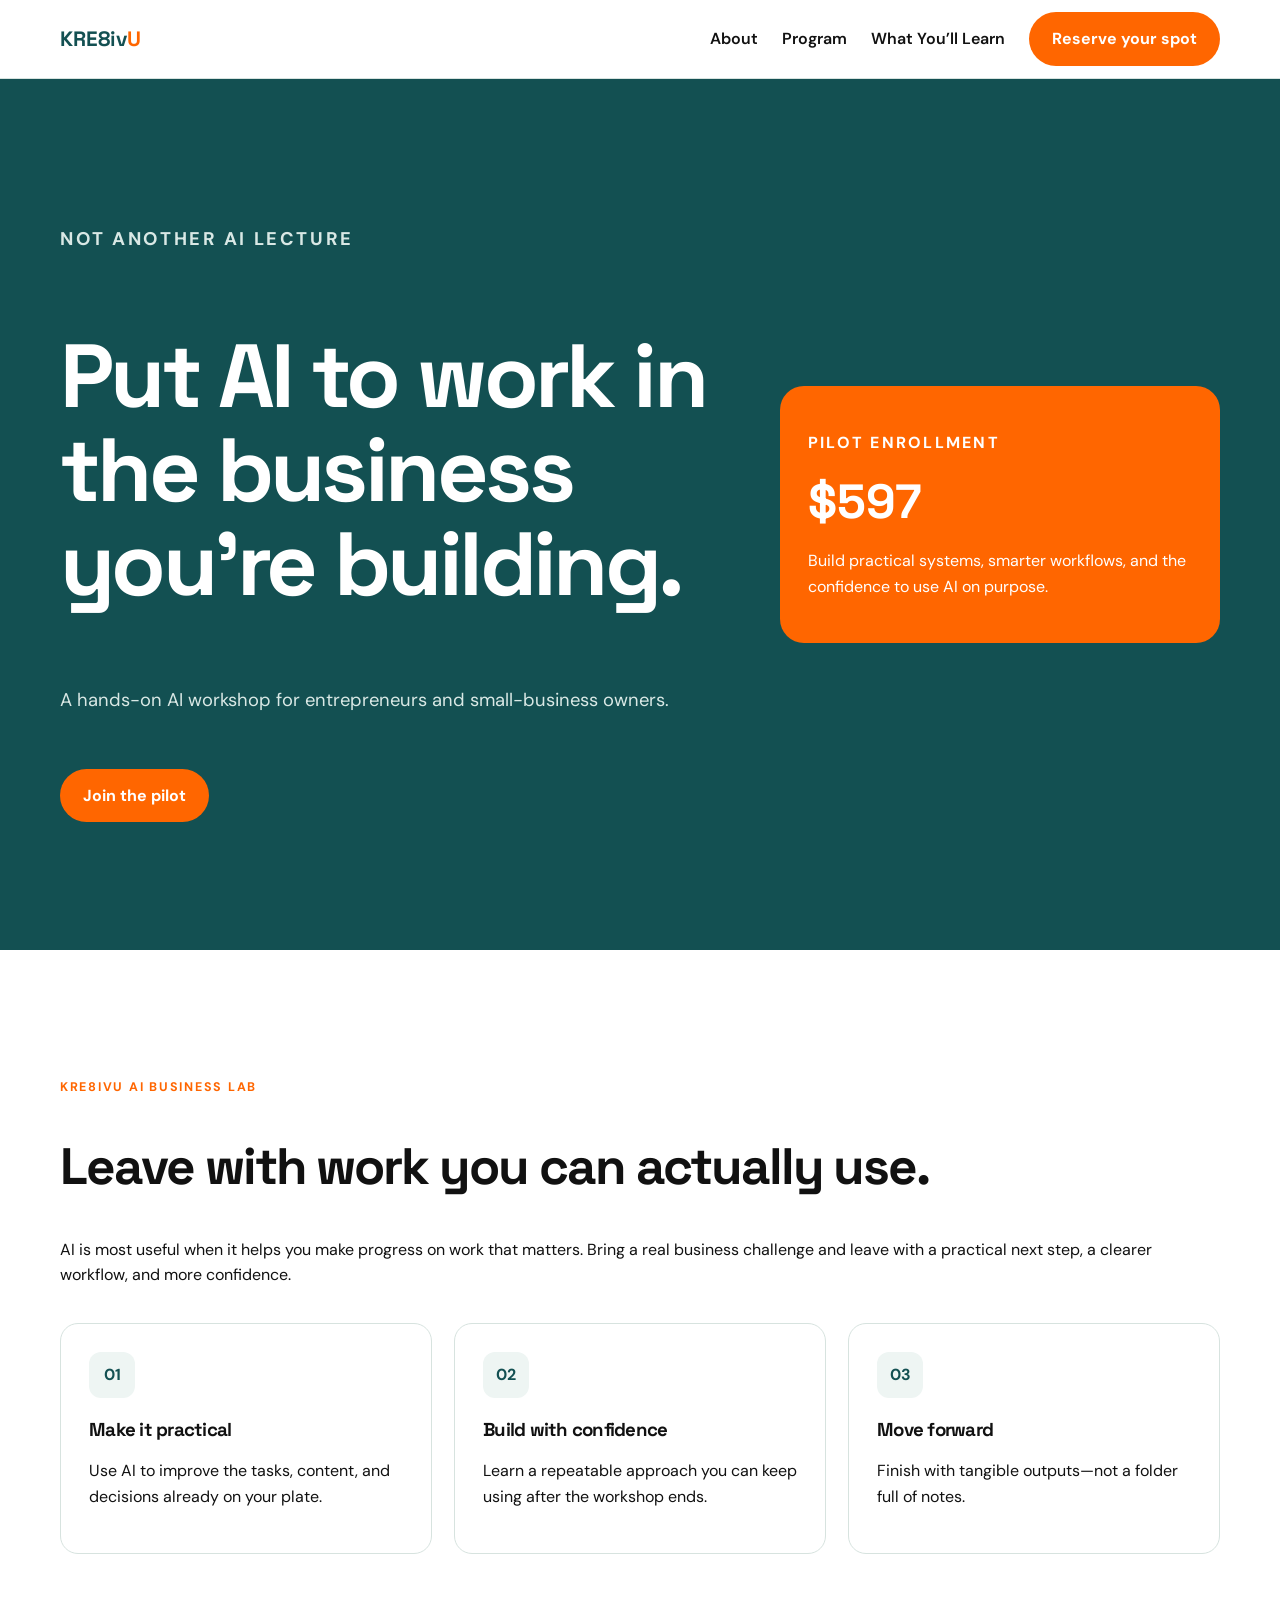
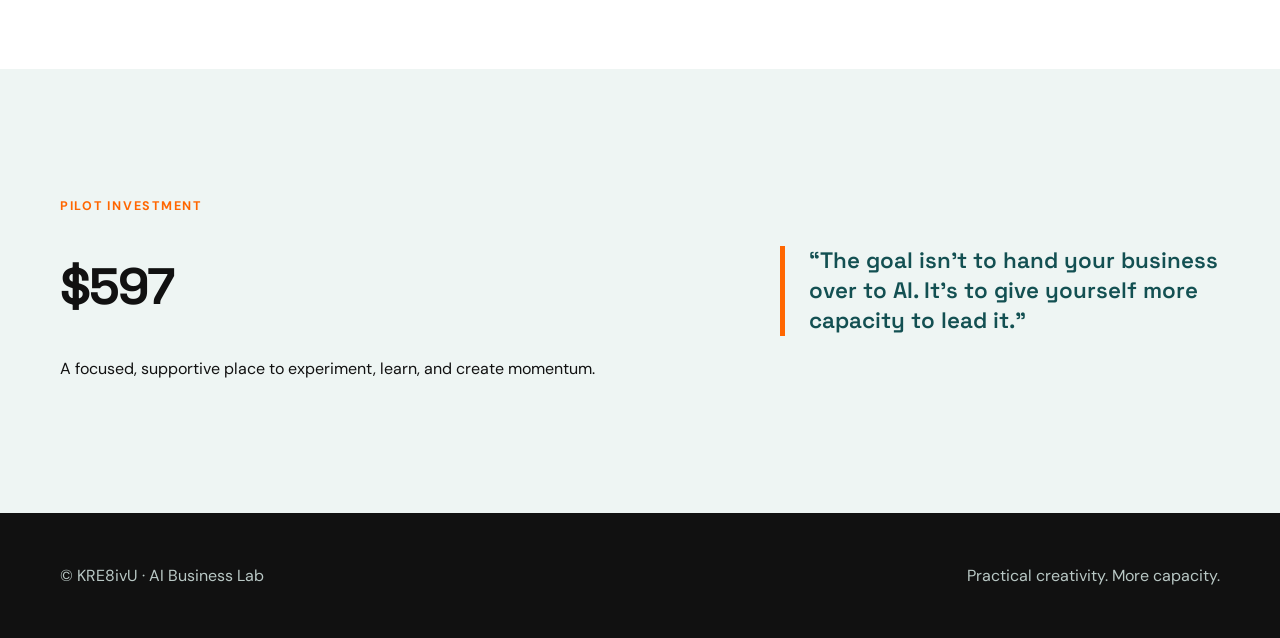
<file: index.html>
<!doctype html><html lang="en"><head><meta charset="utf-8"><meta name="viewport" content="width=device-width,initial-scale=1"><meta name="description" content="A hands-on AI workshop for entrepreneurs and small-business owners."><title>Not another AI lecture | KRE8ivU</title><link rel="stylesheet" href="/assets/styles.css"></head><body><header class="site-header"><div class="container nav"><a class="logo" href="/">KRE8iv<span>U</span></a><button class="menu">☰</button><nav class="nav-links"><a href="/about/">About</a><a href="/program/">Program</a><a href="/learn/">What You’ll Learn</a><a class="button button-orange" href="/contact/">Reserve your spot</a></nav></div></header><main><section class="hero"><div class="container hero-grid"><div><p class="eyebrow">Not another AI lecture</p><h1>Put AI to work in the business you’re building.</h1><p class="intro">A hands-on AI workshop for entrepreneurs and small-business owners.</p><a class="button button-orange mt" href="/contact/">Join the pilot</a></div><aside class="hero-card"><p class="eyebrow">Pilot enrollment</p><strong>$597</strong><p>Build practical systems, smarter workflows, and the confidence to use AI on purpose.</p></aside></div></section><section class="section"><div class="container "><div><p class="eyebrow">KRE8ivU AI Business Lab</p><h2>Leave with work you can actually use.</h2><p>AI is most useful when it helps you make progress on work that matters. Bring a real business challenge and leave with a practical next step, a clearer workflow, and more confidence.</p><div class="grid-3 mt"><article class="card"><div class="icon">01</div><h3>Make it practical</h3><p>Use AI to improve the tasks, content, and decisions already on your plate.</p></article><article class="card"><div class="icon">02</div><h3>Build with confidence</h3><p>Learn a repeatable approach you can keep using after the workshop ends.</p></article><article class="card"><div class="icon">03</div><h3>Move forward</h3><p>Finish with tangible outputs—not a folder full of notes.</p></article></div></div></div></section><section class="section section-mist"><div class="container split"><div><p class="eyebrow">Pilot investment</p><h2>$597</h2><p>A focused, supportive place to experiment, learn, and create momentum.</p></div><p class="quote">“The goal isn’t to hand your business over to AI. It’s to give yourself more capacity to lead it.”</p></div></section></main><footer class="site-footer"><div class="container footer-row"><p>© KRE8ivU · AI Business Lab</p><p>Practical creativity. More capacity.</p></div></footer><script src="/assets/script.js"></script></body></html>
</file>
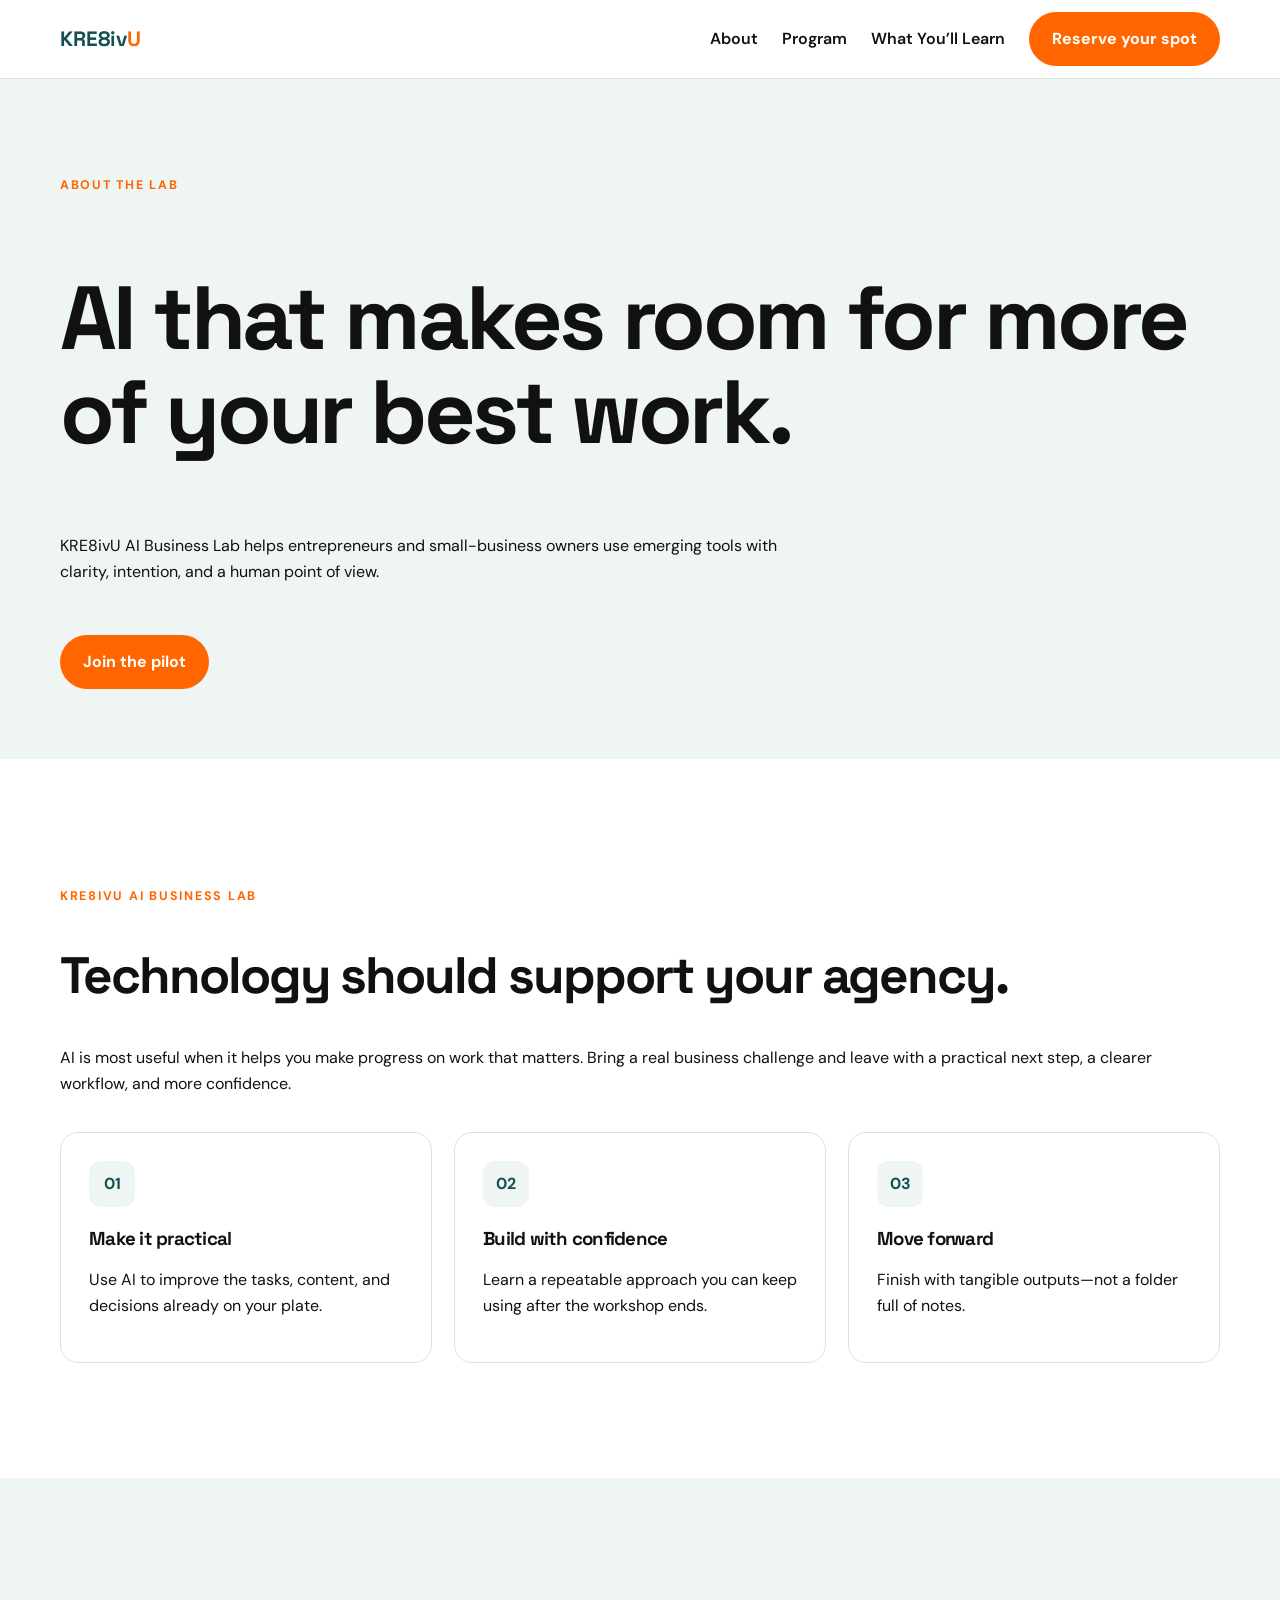
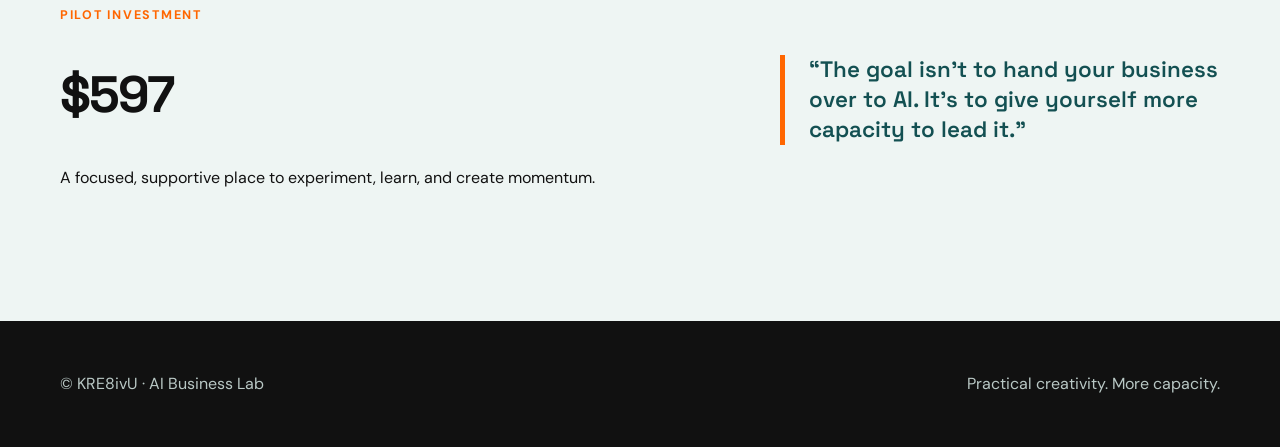
<file: about/index.html>
<!doctype html><html lang="en"><head><meta charset="utf-8"><meta name="viewport" content="width=device-width,initial-scale=1"><meta name="description" content="KRE8ivU AI Business Lab helps entrepreneurs and small-business owners use emerging tools with clarity, intention, and a human point of view."><title>About the Lab | KRE8ivU</title><link rel="stylesheet" href="/assets/styles.css"></head><body><header class="site-header"><div class="container nav"><a class="logo" href="/">KRE8iv<span>U</span></a><button class="menu">☰</button><nav class="nav-links"><a href="/about/">About</a><a href="/program/">Program</a><a href="/learn/">What You’ll Learn</a><a class="button button-orange" href="/contact/">Reserve your spot</a></nav></div></header><main><section class="page-hero"><div class="container "><div><p class="eyebrow">About the Lab</p><h1>AI that makes room for more of your best work.</h1><p class="intro">KRE8ivU AI Business Lab helps entrepreneurs and small-business owners use emerging tools with clarity, intention, and a human point of view.</p><a class="button button-orange mt" href="/contact/">Join the pilot</a></div></div></section><section class="section"><div class="container "><div><p class="eyebrow">KRE8ivU AI Business Lab</p><h2>Technology should support your agency.</h2><p>AI is most useful when it helps you make progress on work that matters. Bring a real business challenge and leave with a practical next step, a clearer workflow, and more confidence.</p><div class="grid-3 mt"><article class="card"><div class="icon">01</div><h3>Make it practical</h3><p>Use AI to improve the tasks, content, and decisions already on your plate.</p></article><article class="card"><div class="icon">02</div><h3>Build with confidence</h3><p>Learn a repeatable approach you can keep using after the workshop ends.</p></article><article class="card"><div class="icon">03</div><h3>Move forward</h3><p>Finish with tangible outputs—not a folder full of notes.</p></article></div></div></div></section><section class="section section-mist"><div class="container split"><div><p class="eyebrow">Pilot investment</p><h2>$597</h2><p>A focused, supportive place to experiment, learn, and create momentum.</p></div><p class="quote">“The goal isn’t to hand your business over to AI. It’s to give yourself more capacity to lead it.”</p></div></section></main><footer class="site-footer"><div class="container footer-row"><p>© KRE8ivU · AI Business Lab</p><p>Practical creativity. More capacity.</p></div></footer><script src="/assets/script.js"></script></body></html>
</file>
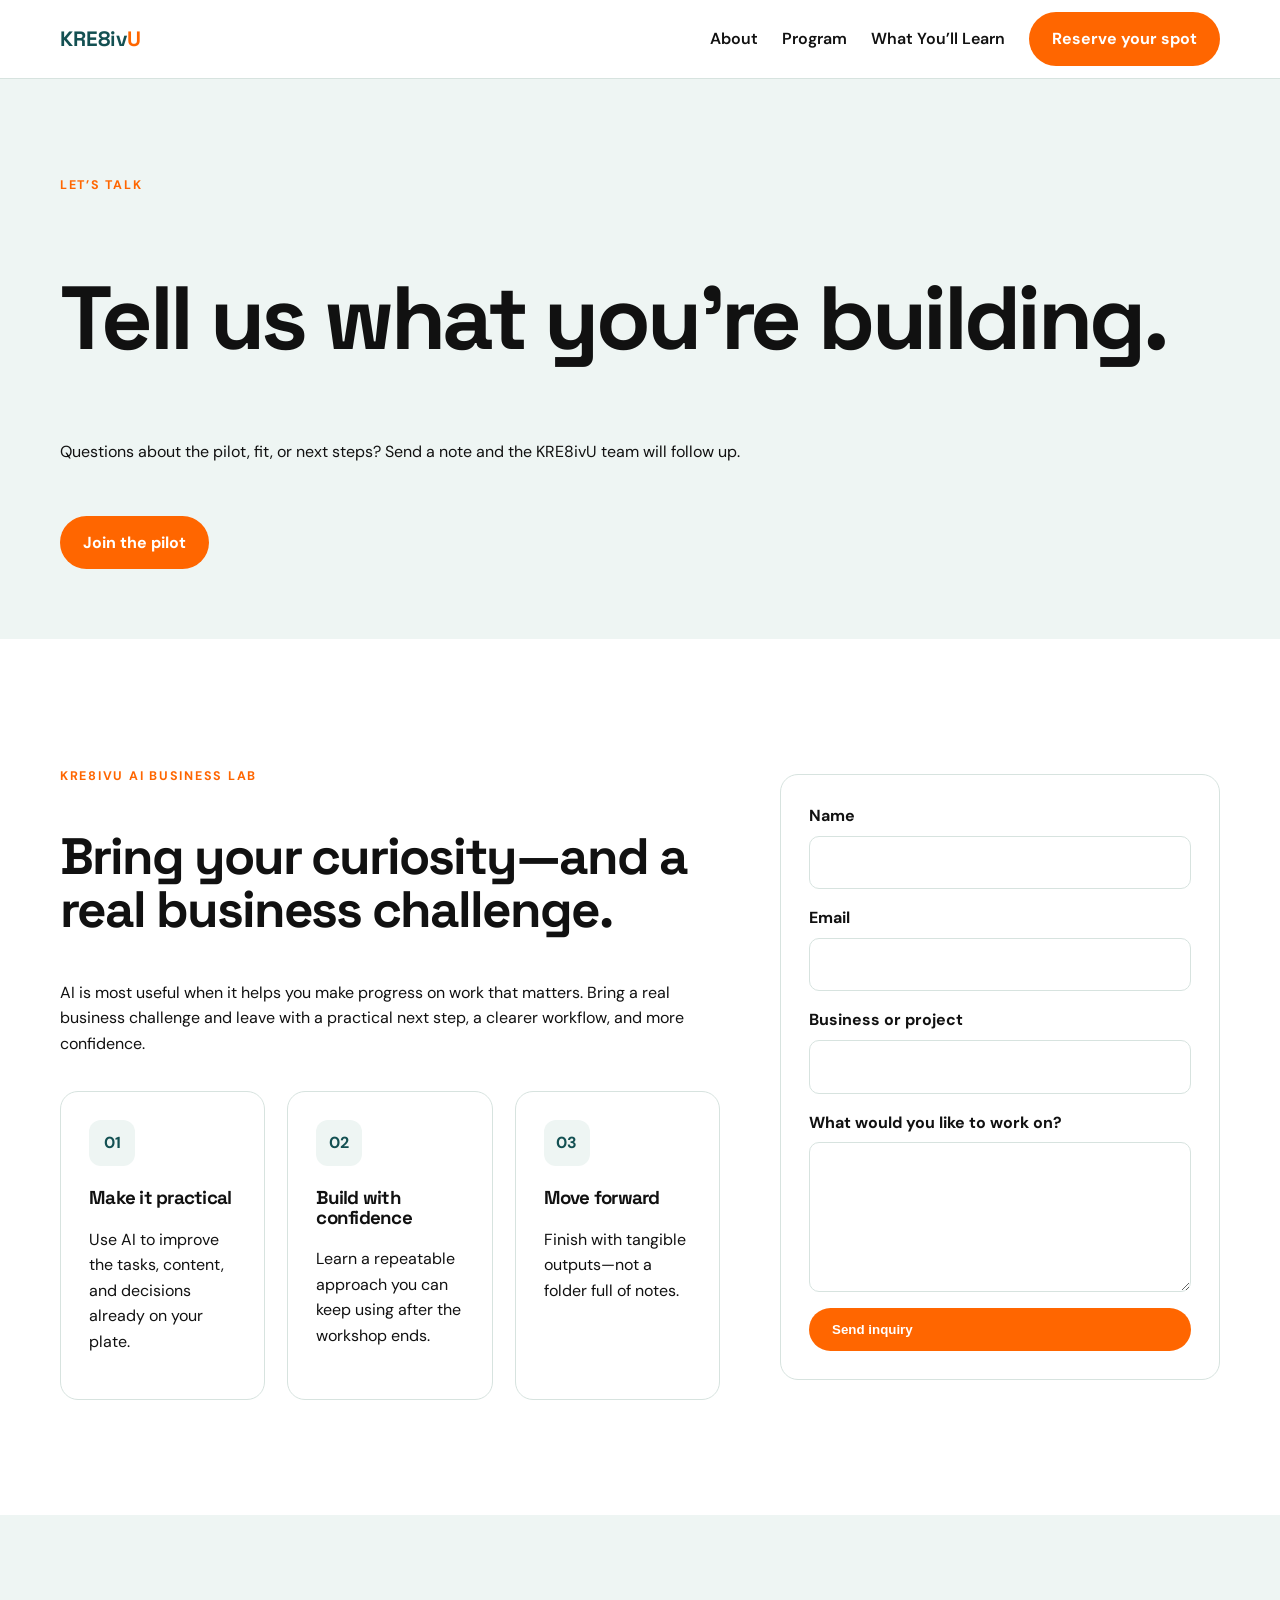
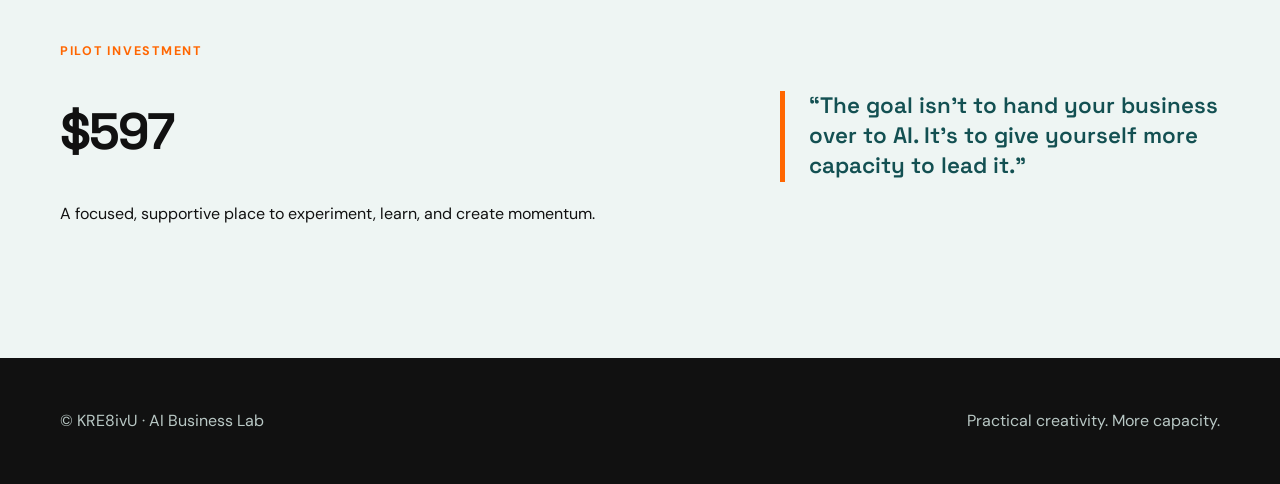
<file: contact/index.html>
<!doctype html><html lang="en"><head><meta charset="utf-8"><meta name="viewport" content="width=device-width,initial-scale=1"><meta name="description" content="Questions about the pilot, fit, or next steps? Send a note and the KRE8ivU team will follow up."><title>Let’s talk | KRE8ivU</title><link rel="stylesheet" href="/assets/styles.css"></head><body><header class="site-header"><div class="container nav"><a class="logo" href="/">KRE8iv<span>U</span></a><button class="menu">☰</button><nav class="nav-links"><a href="/about/">About</a><a href="/program/">Program</a><a href="/learn/">What You’ll Learn</a><a class="button button-orange" href="/contact/">Reserve your spot</a></nav></div></header><main><section class="page-hero"><div class="container "><div><p class="eyebrow">Let’s talk</p><h1>Tell us what you’re building.</h1><p class="intro">Questions about the pilot, fit, or next steps? Send a note and the KRE8ivU team will follow up.</p><a class="button button-orange mt" href="/contact/">Join the pilot</a></div></div></section><section class="section"><div class="container split"><div><p class="eyebrow">KRE8ivU AI Business Lab</p><h2>Bring your curiosity—and a real business challenge.</h2><p>AI is most useful when it helps you make progress on work that matters. Bring a real business challenge and leave with a practical next step, a clearer workflow, and more confidence.</p><div class="grid-3 mt"><article class="card"><div class="icon">01</div><h3>Make it practical</h3><p>Use AI to improve the tasks, content, and decisions already on your plate.</p></article><article class="card"><div class="icon">02</div><h3>Build with confidence</h3><p>Learn a repeatable approach you can keep using after the workshop ends.</p></article><article class="card"><div class="icon">03</div><h3>Move forward</h3><p>Finish with tangible outputs—not a folder full of notes.</p></article></div></div><form class="form card"><label>Name<input required></label><label>Email<input type="email" required></label><label>Business or project<input></label><label>What would you like to work on?<textarea required></textarea></label><button class="button button-orange">Send inquiry</button></form></div></section><section class="section section-mist"><div class="container split"><div><p class="eyebrow">Pilot investment</p><h2>$597</h2><p>A focused, supportive place to experiment, learn, and create momentum.</p></div><p class="quote">“The goal isn’t to hand your business over to AI. It’s to give yourself more capacity to lead it.”</p></div></section></main><footer class="site-footer"><div class="container footer-row"><p>© KRE8ivU · AI Business Lab</p><p>Practical creativity. More capacity.</p></div></footer><script src="/assets/script.js"></script></body></html>
</file>
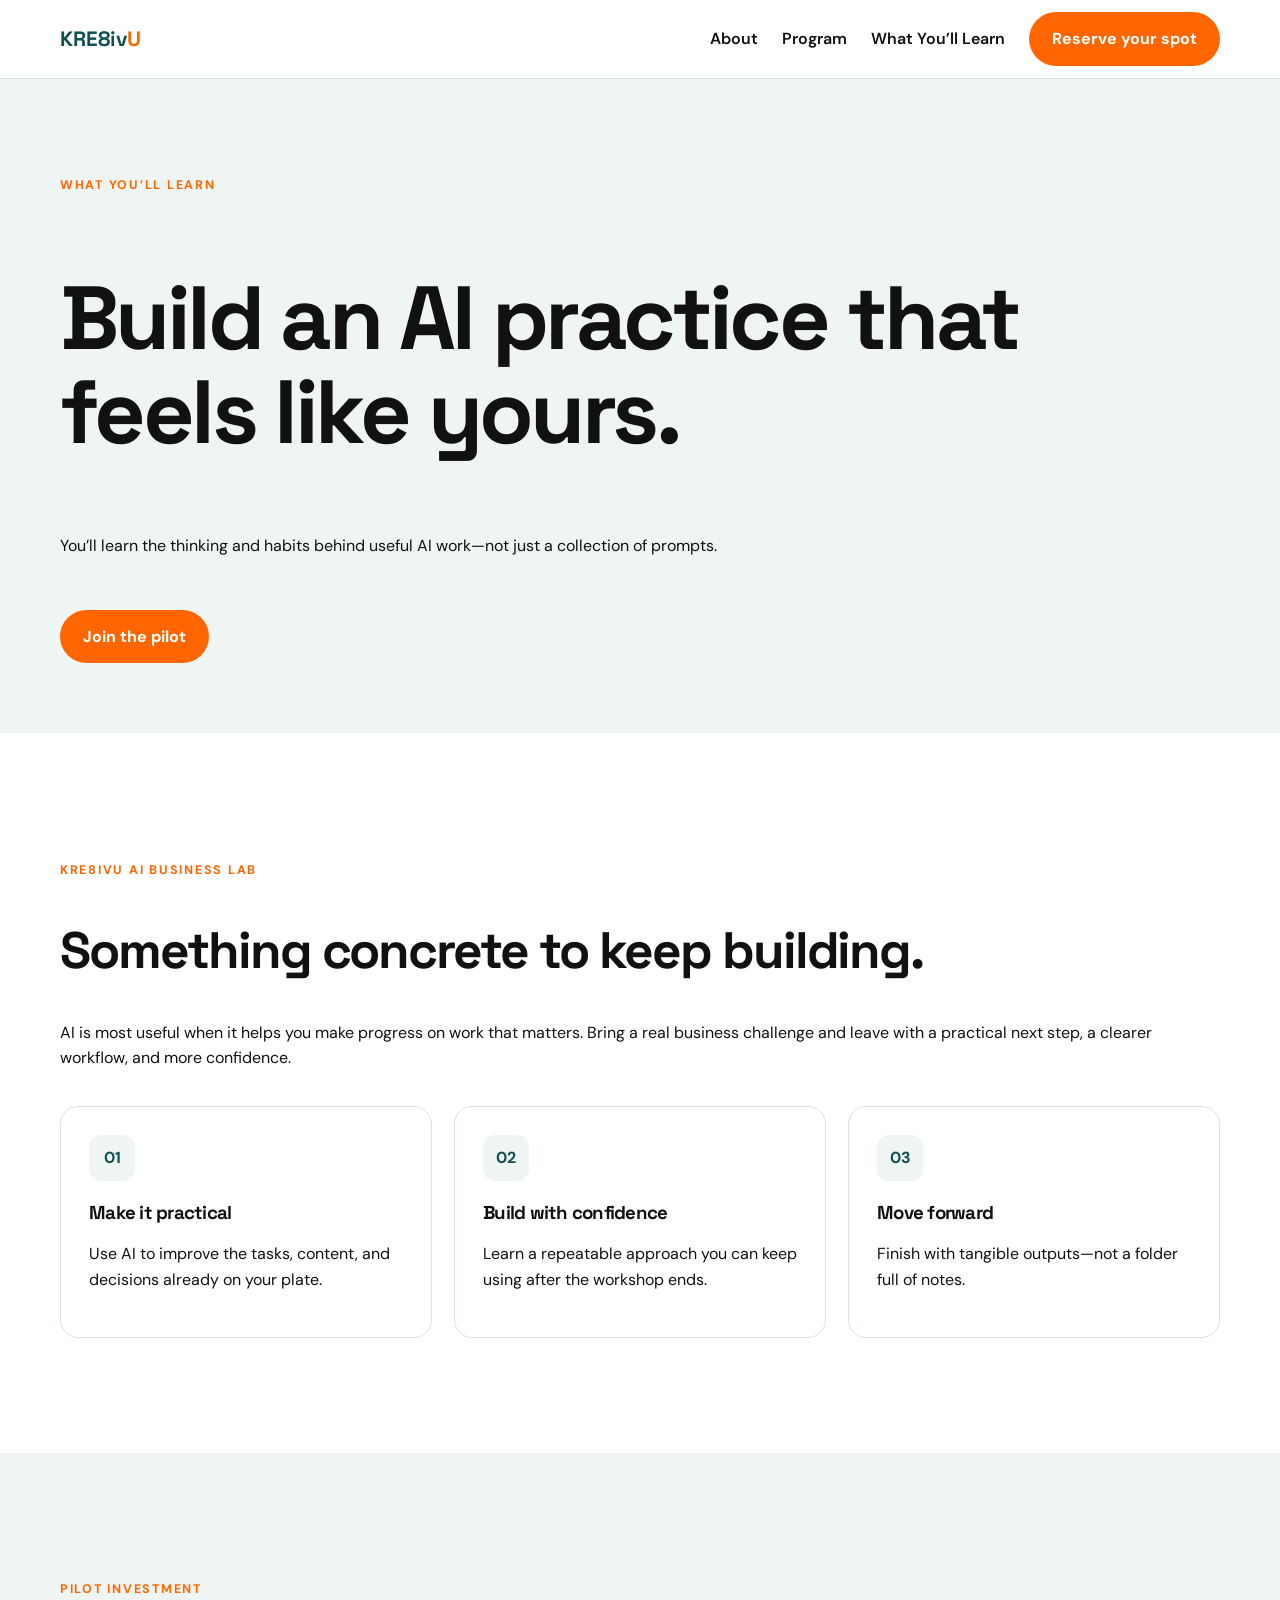
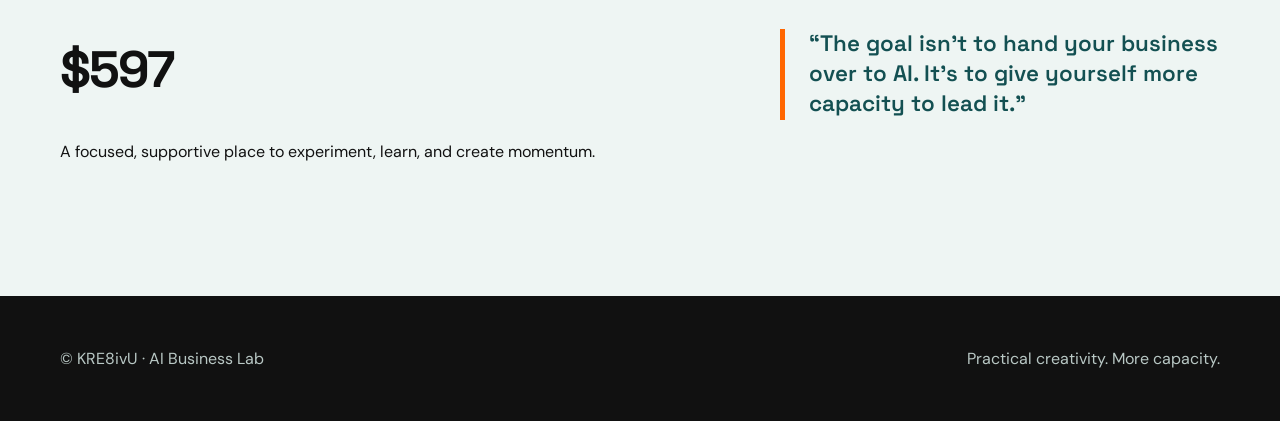
<file: learn/index.html>
<!doctype html><html lang="en"><head><meta charset="utf-8"><meta name="viewport" content="width=device-width,initial-scale=1"><meta name="description" content="You’ll learn the thinking and habits behind useful AI work—not just a collection of prompts."><title>What you’ll learn | KRE8ivU</title><link rel="stylesheet" href="/assets/styles.css"></head><body><header class="site-header"><div class="container nav"><a class="logo" href="/">KRE8iv<span>U</span></a><button class="menu">☰</button><nav class="nav-links"><a href="/about/">About</a><a href="/program/">Program</a><a href="/learn/">What You’ll Learn</a><a class="button button-orange" href="/contact/">Reserve your spot</a></nav></div></header><main><section class="page-hero"><div class="container "><div><p class="eyebrow">What you’ll learn</p><h1>Build an AI practice that feels like yours.</h1><p class="intro">You’ll learn the thinking and habits behind useful AI work—not just a collection of prompts.</p><a class="button button-orange mt" href="/contact/">Join the pilot</a></div></div></section><section class="section"><div class="container "><div><p class="eyebrow">KRE8ivU AI Business Lab</p><h2>Something concrete to keep building.</h2><p>AI is most useful when it helps you make progress on work that matters. Bring a real business challenge and leave with a practical next step, a clearer workflow, and more confidence.</p><div class="grid-3 mt"><article class="card"><div class="icon">01</div><h3>Make it practical</h3><p>Use AI to improve the tasks, content, and decisions already on your plate.</p></article><article class="card"><div class="icon">02</div><h3>Build with confidence</h3><p>Learn a repeatable approach you can keep using after the workshop ends.</p></article><article class="card"><div class="icon">03</div><h3>Move forward</h3><p>Finish with tangible outputs—not a folder full of notes.</p></article></div></div></div></section><section class="section section-mist"><div class="container split"><div><p class="eyebrow">Pilot investment</p><h2>$597</h2><p>A focused, supportive place to experiment, learn, and create momentum.</p></div><p class="quote">“The goal isn’t to hand your business over to AI. It’s to give yourself more capacity to lead it.”</p></div></section></main><footer class="site-footer"><div class="container footer-row"><p>© KRE8ivU · AI Business Lab</p><p>Practical creativity. More capacity.</p></div></footer><script src="/assets/script.js"></script></body></html>
</file>
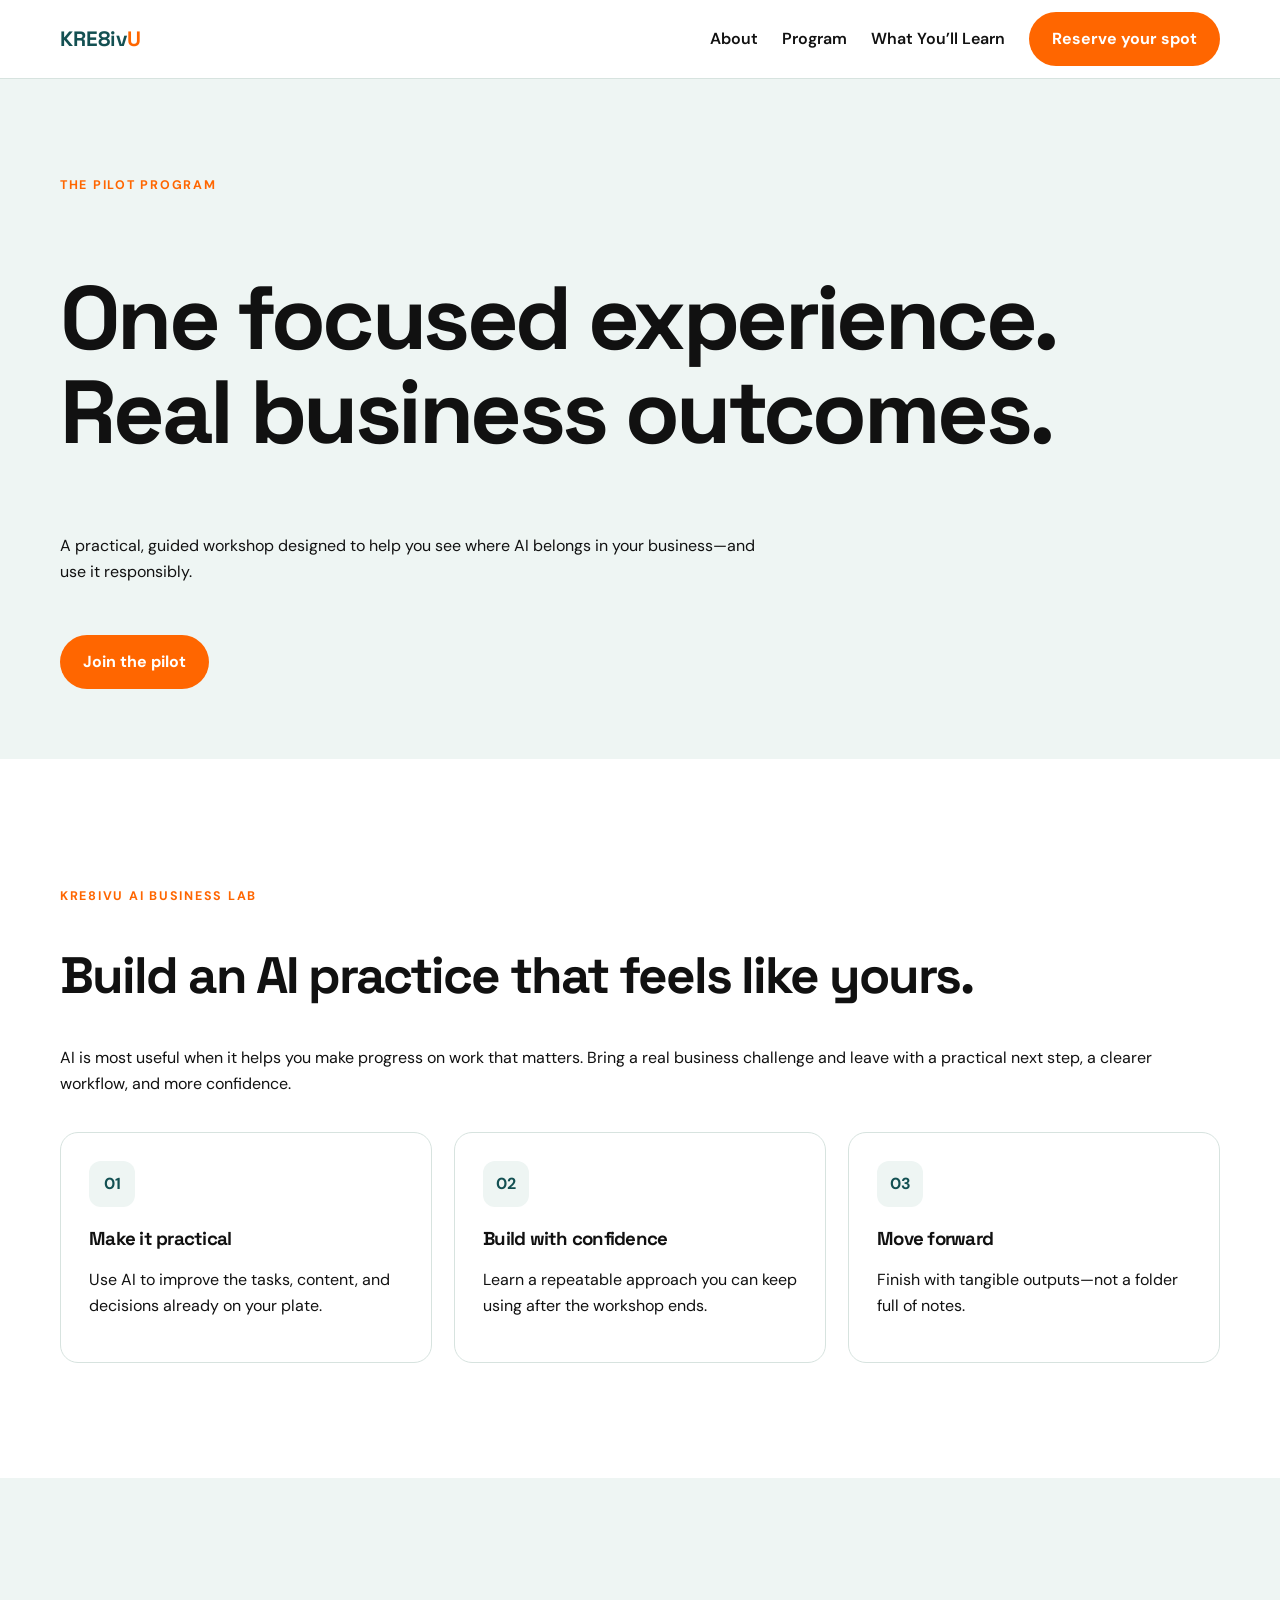
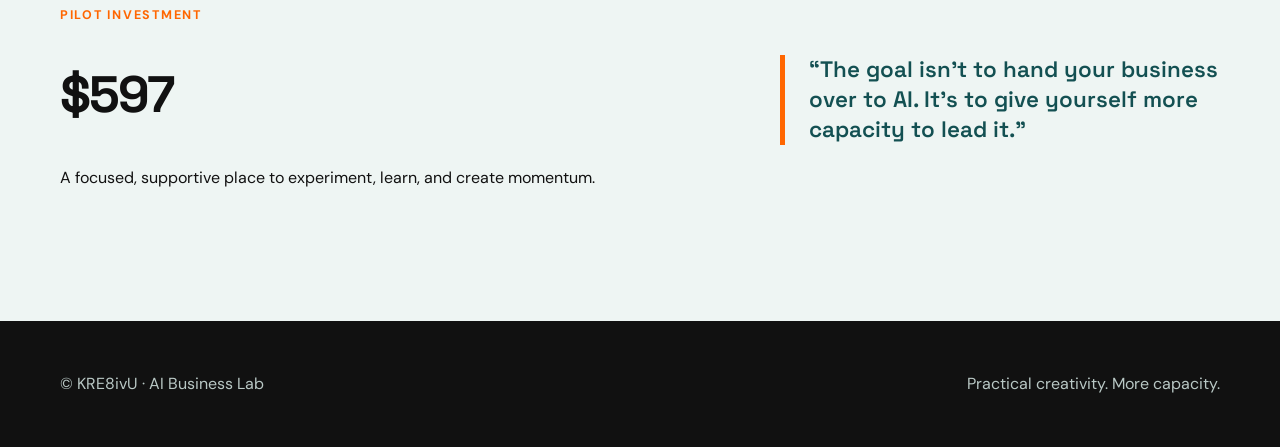
<file: program/index.html>
<!doctype html><html lang="en"><head><meta charset="utf-8"><meta name="viewport" content="width=device-width,initial-scale=1"><meta name="description" content="A practical, guided workshop designed to help you see where AI belongs in your business—and use it responsibly."><title>The pilot program | KRE8ivU</title><link rel="stylesheet" href="/assets/styles.css"></head><body><header class="site-header"><div class="container nav"><a class="logo" href="/">KRE8iv<span>U</span></a><button class="menu">☰</button><nav class="nav-links"><a href="/about/">About</a><a href="/program/">Program</a><a href="/learn/">What You’ll Learn</a><a class="button button-orange" href="/contact/">Reserve your spot</a></nav></div></header><main><section class="page-hero"><div class="container "><div><p class="eyebrow">The pilot program</p><h1>One focused experience. Real business outcomes.</h1><p class="intro">A practical, guided workshop designed to help you see where AI belongs in your business—and use it responsibly.</p><a class="button button-orange mt" href="/contact/">Join the pilot</a></div></div></section><section class="section"><div class="container "><div><p class="eyebrow">KRE8ivU AI Business Lab</p><h2>Build an AI practice that feels like yours.</h2><p>AI is most useful when it helps you make progress on work that matters. Bring a real business challenge and leave with a practical next step, a clearer workflow, and more confidence.</p><div class="grid-3 mt"><article class="card"><div class="icon">01</div><h3>Make it practical</h3><p>Use AI to improve the tasks, content, and decisions already on your plate.</p></article><article class="card"><div class="icon">02</div><h3>Build with confidence</h3><p>Learn a repeatable approach you can keep using after the workshop ends.</p></article><article class="card"><div class="icon">03</div><h3>Move forward</h3><p>Finish with tangible outputs—not a folder full of notes.</p></article></div></div></div></section><section class="section section-mist"><div class="container split"><div><p class="eyebrow">Pilot investment</p><h2>$597</h2><p>A focused, supportive place to experiment, learn, and create momentum.</p></div><p class="quote">“The goal isn’t to hand your business over to AI. It’s to give yourself more capacity to lead it.”</p></div></section></main><footer class="site-footer"><div class="container footer-row"><p>© KRE8ivU · AI Business Lab</p><p>Practical creativity. More capacity.</p></div></footer><script src="/assets/script.js"></script></body></html>
</file>
<file: assets/styles.css>
@import url('https://fonts.googleapis.com/css2?family=DM+Sans:wght@400;500;600;700&family=Space+Grotesk:wght@500;600;700&display=swap');
:root{--teal:#135052;--orange:#FF6600;--ink:#111;--mist:#eef5f3;--line:#d7e3df;--muted:#536363}*{box-sizing:border-box}body{margin:0;color:var(--ink);font:16px/1.6 'DM Sans',sans-serif}h1,h2,h3{font-family:'Space Grotesk';line-height:1.05;letter-spacing:-.04em}h1{font-size:clamp(2.7rem,7vw,6rem)}h2{font-size:clamp(2rem,4vw,3.5rem)}a{color:inherit;text-decoration:none}.container{width:min(1160px,calc(100% - 40px));margin:auto}.site-header{position:sticky;top:0;z-index:10;background:#fffffff2;border-bottom:1px solid var(--line)}.nav{height:78px;display:flex;align-items:center;justify-content:space-between}.logo{font:700 1.3rem 'Space Grotesk';color:var(--teal)}.logo span,.eyebrow,.number{color:var(--orange)}.nav-links{display:flex;align-items:center;gap:24px;font-weight:600}.menu{display:none}.button{display:inline-flex;border:1px solid transparent;border-radius:999px;padding:13px 22px;font-weight:700}.button-orange{background:var(--orange);color:#fff}.button-teal{background:var(--teal);color:#fff}.button-outline{border-color:var(--teal);color:var(--teal)}.eyebrow{margin-bottom:1rem;font-size:.78rem;font-weight:700;letter-spacing:.14em;text-transform:uppercase}.hero{background:var(--teal);color:#fff;padding:clamp(70px,10vw,140px) 0}.hero p{color:#d9e8e5;max-width:620px;font-size:1.15rem}.hero-grid,.split{display:grid;grid-template-columns:1.2fr .8fr;align-items:center;gap:60px}.hero-card{background:var(--orange);border-radius:24px;padding:28px}.hero-card p{color:#fff;font-size:1rem}.hero-card strong{display:block;font:700 3rem 'Space Grotesk'}.section{padding:clamp(65px,9vw,120px) 0}.section-mist,.page-hero{background:var(--mist)}.intro{max-width:720px}.grid-3,.grid-2{display:grid;grid-template-columns:repeat(3,1fr);gap:22px}.grid-2{grid-template-columns:repeat(2,1fr)}.card{border:1px solid var(--line);border-radius:18px;padding:28px;background:#fff}.icon{display:grid;place-items:center;width:46px;height:46px;border-radius:12px;margin-bottom:22px;background:var(--mist);color:var(--teal);font-weight:700}.number{font:700 3rem 'Space Grotesk'}.quote{border-left:5px solid var(--orange);padding-left:24px;font:600 1.4rem/1.35 'Space Grotesk';color:var(--teal)}.band{background:var(--orange);color:#fff;border-radius:24px;padding:45px}.band p{color:#fff}.page-hero{padding:85px 0 70px}.list{display:grid;gap:14px;padding:0;list-style:none}.list li:before{content:'→';color:var(--orange);font-weight:700;margin-right:12px}.form{display:grid;gap:16px}.form label{display:grid;gap:7px;font-weight:700}.form input,.form textarea{font:inherit;border:1px solid var(--line);border-radius:10px;padding:13px}.form textarea{min-height:150px}.site-footer{padding:34px 0;background:#111;color:#fff}.footer-row{display:flex;justify-content:space-between}.site-footer p{color:#b9c8c5}.mt{margin-top:35px}@media(max-width:760px){.nav-links{display:none}.menu{display:block}.hero-grid,.split,.grid-2,.grid-3{grid-template-columns:1fr;gap:35px}.footer-row{display:grid}.container{width:min(100% - 28px,1160px)}}
</file>
